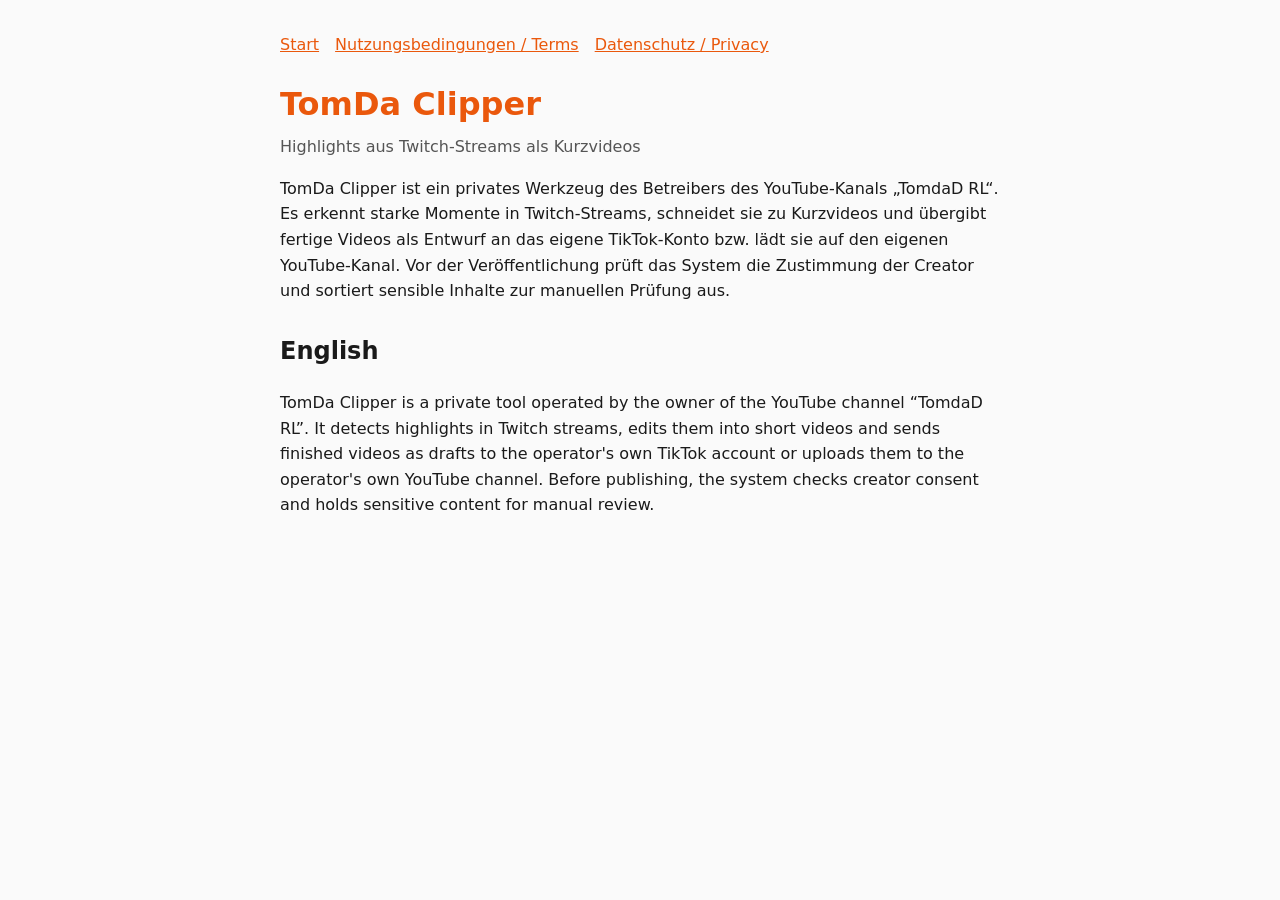
<file: index.html>
<!doctype html><html lang="de"><head><meta charset="utf-8"><meta name="viewport" content="width=device-width,initial-scale=1"><title>TomDa Clipper</title><link rel="stylesheet" href="style.css"></head><body>
<nav><a href="./">Start</a><a href="terms.html">Nutzungsbedingungen / Terms</a><a href="privacy.html">Datenschutz / Privacy</a></nav>
<h1>TomDa Clipper</h1><p class="meta">Highlights aus Twitch-Streams als Kurzvideos</p>
<p>TomDa Clipper ist ein privates Werkzeug des Betreibers des YouTube-Kanals „TomdaD RL“. Es erkennt starke Momente in Twitch-Streams, schneidet sie zu Kurzvideos und übergibt fertige Videos als Entwurf an das eigene TikTok-Konto bzw. lädt sie auf den eigenen YouTube-Kanal. Vor der Veröffentlichung prüft das System die Zustimmung der Creator und sortiert sensible Inhalte zur manuellen Prüfung aus.</p>
<h2>English</h2>
<p>TomDa Clipper is a private tool operated by the owner of the YouTube channel “TomdaD RL”. It detects highlights in Twitch streams, edits them into short videos and sends finished videos as drafts to the operator's own TikTok account or uploads them to the operator's own YouTube channel. Before publishing, the system checks creator consent and holds sensitive content for manual review.</p>
</body></html>
</file>
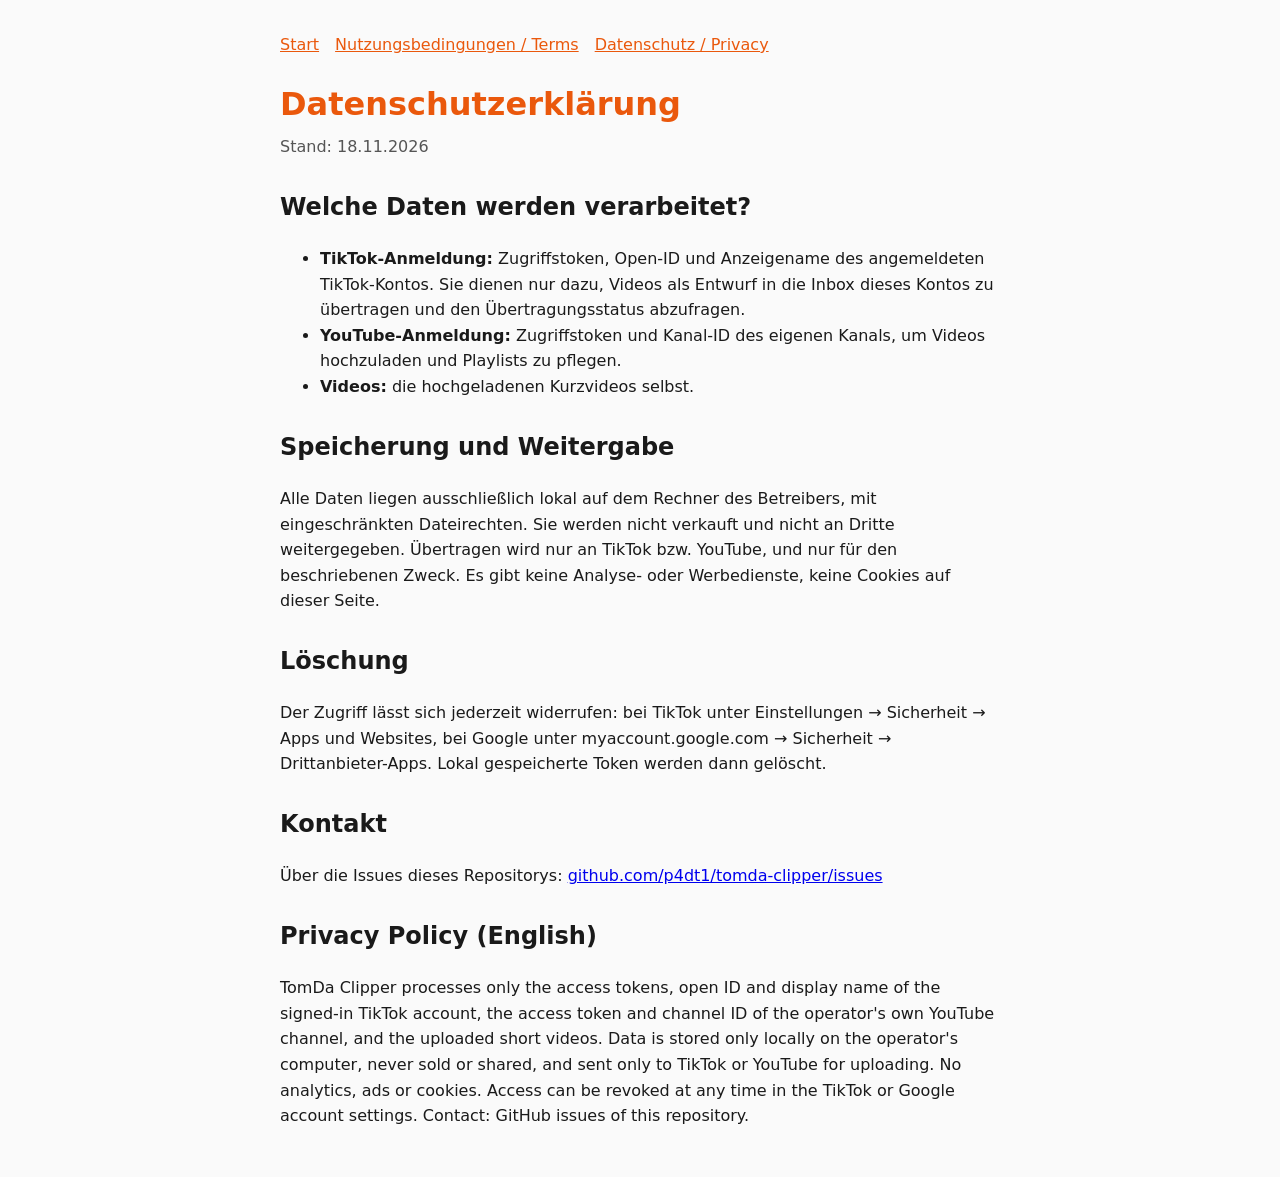
<file: privacy.html>
<!doctype html><html lang="de"><head><meta charset="utf-8"><meta name="viewport" content="width=device-width,initial-scale=1"><title>Datenschutz – TomDa Clipper</title><link rel="stylesheet" href="style.css"></head><body>
<nav><a href="./">Start</a><a href="terms.html">Nutzungsbedingungen / Terms</a><a href="privacy.html">Datenschutz / Privacy</a></nav>
<h1>Datenschutzerklärung</h1><p class="meta">Stand: 18.11.2026</p>
<h2>Welche Daten werden verarbeitet?</h2>
<ul>
<li><b>TikTok-Anmeldung:</b> Zugriffstoken, Open-ID und Anzeigename des angemeldeten TikTok-Kontos. Sie dienen nur dazu, Videos als Entwurf in die Inbox dieses Kontos zu übertragen und den Übertragungsstatus abzufragen.</li>
<li><b>YouTube-Anmeldung:</b> Zugriffstoken und Kanal-ID des eigenen Kanals, um Videos hochzuladen und Playlists zu pflegen.</li>
<li><b>Videos:</b> die hochgeladenen Kurzvideos selbst.</li>
</ul>
<h2>Speicherung und Weitergabe</h2>
<p>Alle Daten liegen ausschließlich lokal auf dem Rechner des Betreibers, mit eingeschränkten Dateirechten. Sie werden nicht verkauft und nicht an Dritte weitergegeben. Übertragen wird nur an TikTok bzw. YouTube, und nur für den beschriebenen Zweck. Es gibt keine Analyse- oder Werbedienste, keine Cookies auf dieser Seite.</p>
<h2>Löschung</h2>
<p>Der Zugriff lässt sich jederzeit widerrufen: bei TikTok unter Einstellungen → Sicherheit → Apps und Websites, bei Google unter myaccount.google.com → Sicherheit → Drittanbieter-Apps. Lokal gespeicherte Token werden dann gelöscht.</p>
<h2>Kontakt</h2>
<p>Über die Issues dieses Repositorys: <a href="https://github.com/p4dt1/tomda-clipper/issues">github.com/p4dt1/tomda-clipper/issues</a></p>
<h2>Privacy Policy (English)</h2>
<p>TomDa Clipper processes only the access tokens, open ID and display name of the signed-in TikTok account, the access token and channel ID of the operator's own YouTube channel, and the uploaded short videos. Data is stored only locally on the operator's computer, never sold or shared, and sent only to TikTok or YouTube for uploading. No analytics, ads or cookies. Access can be revoked at any time in the TikTok or Google account settings. Contact: GitHub issues of this repository.</p>
</body></html>
</file>
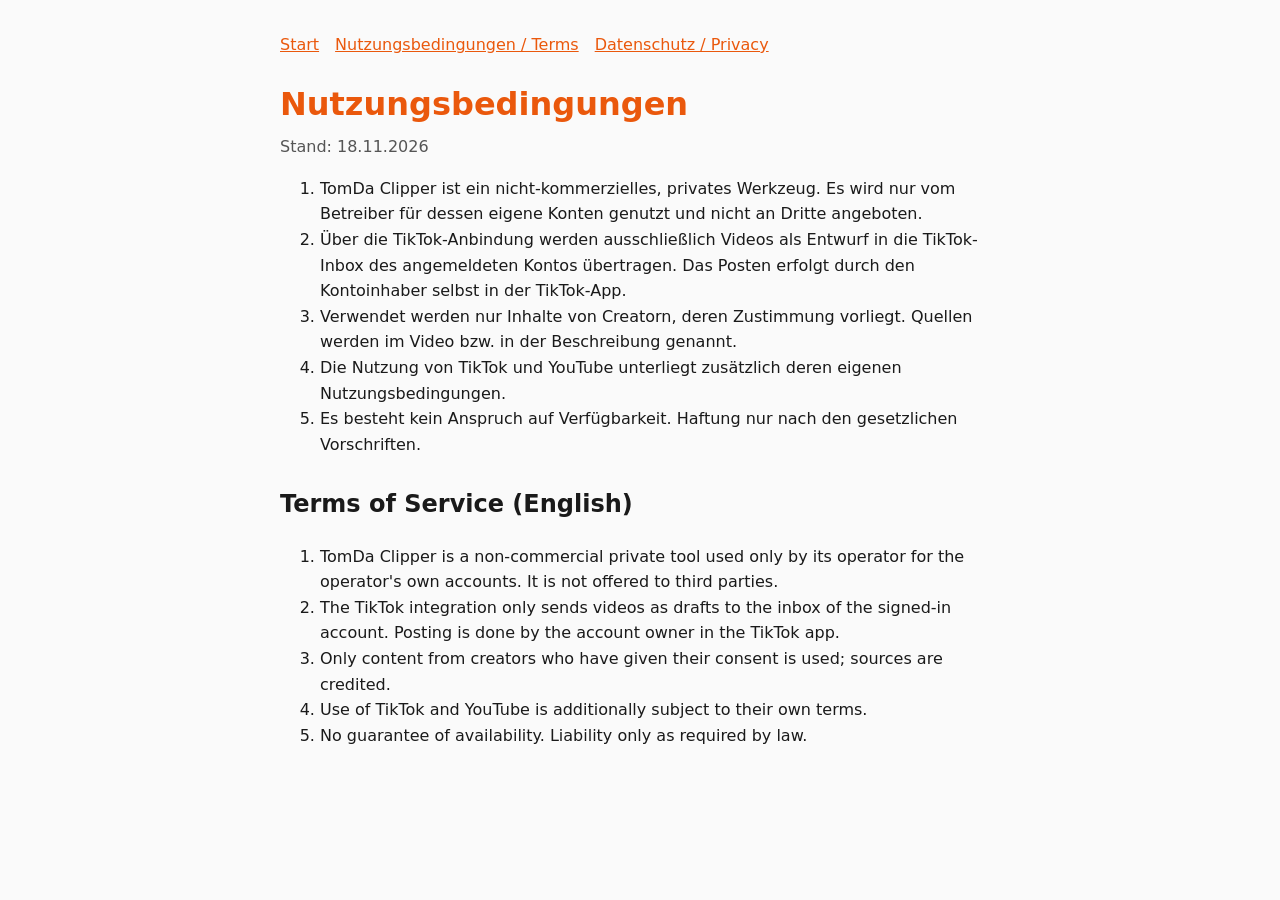
<file: terms.html>
<!doctype html><html lang="de"><head><meta charset="utf-8"><meta name="viewport" content="width=device-width,initial-scale=1"><title>Nutzungsbedingungen – TomDa Clipper</title><link rel="stylesheet" href="style.css"></head><body>
<nav><a href="./">Start</a><a href="terms.html">Nutzungsbedingungen / Terms</a><a href="privacy.html">Datenschutz / Privacy</a></nav>
<h1>Nutzungsbedingungen</h1><p class="meta">Stand: 18.11.2026</p>
<ol>
<li>TomDa Clipper ist ein nicht-kommerzielles, privates Werkzeug. Es wird nur vom Betreiber für dessen eigene Konten genutzt und nicht an Dritte angeboten.</li>
<li>Über die TikTok-Anbindung werden ausschließlich Videos als Entwurf in die TikTok-Inbox des angemeldeten Kontos übertragen. Das Posten erfolgt durch den Kontoinhaber selbst in der TikTok-App.</li>
<li>Verwendet werden nur Inhalte von Creatorn, deren Zustimmung vorliegt. Quellen werden im Video bzw. in der Beschreibung genannt.</li>
<li>Die Nutzung von TikTok und YouTube unterliegt zusätzlich deren eigenen Nutzungsbedingungen.</li>
<li>Es besteht kein Anspruch auf Verfügbarkeit. Haftung nur nach den gesetzlichen Vorschriften.</li>
</ol>
<h2>Terms of Service (English)</h2>
<ol>
<li>TomDa Clipper is a non-commercial private tool used only by its operator for the operator's own accounts. It is not offered to third parties.</li>
<li>The TikTok integration only sends videos as drafts to the inbox of the signed-in account. Posting is done by the account owner in the TikTok app.</li>
<li>Only content from creators who have given their consent is used; sources are credited.</li>
<li>Use of TikTok and YouTube is additionally subject to their own terms.</li>
<li>No guarantee of availability. Liability only as required by law.</li>
</ol>
</body></html>
</file>
<file: style.css>
:root{--bg:#fafafa;--fg:#1a1a1a;--muted:#555;--accent:#ea580c}
@media (prefers-color-scheme:dark){:root{--bg:#141414;--fg:#eee;--muted:#aaa}}
body{background:var(--bg);color:var(--fg);font:16px/1.6 system-ui,-apple-system,sans-serif;max-width:720px;margin:0 auto;padding:32px 16px}
h1{color:var(--accent);margin-bottom:4px}h2{margin-top:28px}p.meta{color:var(--muted);margin-top:0}
nav a{margin-right:16px;color:var(--accent)}
</file>
